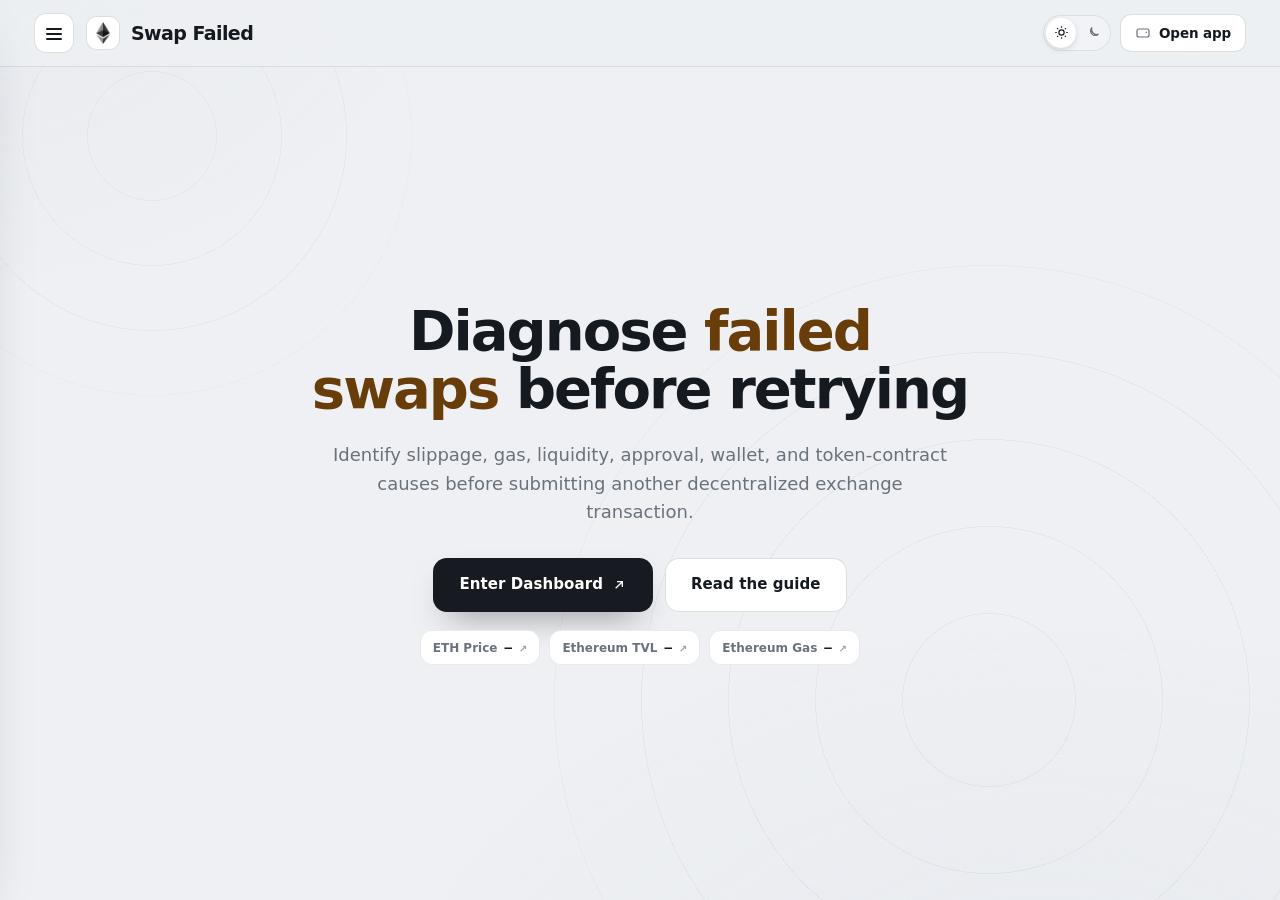
<file: index.html>
<!doctype html>
<html lang="en">
<head>
  <meta charset="utf-8">
  <meta name="viewport" content="width=device-width, initial-scale=1">
  <title>Swap Failed — Diagnose failed swaps before retrying</title>
  <meta name="description" content="Swap Failed is a decentralized-exchange error state indicating that a token swap could not complete because its transaction conditions were not met.">
  <meta name="robots" content="index,follow,max-snippet:-1,max-image-preview:large,max-video-preview:-1">
  <meta name="theme-color" content="#eef0f3">
  <link rel="canonical" href="https://swap-failed.github.io/">
  <link rel="icon" type="image/png" href="favicon.png">
  <link rel="prefetch" href="dashboard/index.html">
  <link rel="preconnect" href="https://defillama.com/" crossorigin>
  <link rel="preconnect" href="https://coins.llama.fi" crossorigin>
  <meta property="og:type" content="website"><meta property="og:url" content="https://swap-failed.github.io/">
  <meta property="og:title" content="Swap Failed — Diagnose failed swaps before retrying">
  <meta property="og:description" content="Swap Failed is a decentralized-exchange error state indicating that a token swap could not complete because its transaction conditions were not met.">
  <meta property="og:site_name" content="Swap Failed dashboard"><meta property="og:image" content="https://swap-failed.github.io/og-cover.png">
  <meta name="twitter:card" content="summary_large_image"><meta name="twitter:title" content="Swap Failed — Diagnose failed swaps before retrying"><meta name="twitter:description" content="Swap Failed is a decentralized-exchange error state indicating that a token swap could not complete because its transaction conditions were not met."><meta name="twitter:image" content="https://swap-failed.github.io/og-cover.png">
  <script type="application/ld+json">
  {
    "@context":"https://schema.org",
    "@graph":[
      {"@type":"WebSite","@id":"https://swap-failed.github.io/#website","url":"https://swap-failed.github.io/","name":"Swap Failed dashboard","inLanguage":"en-US"},
      {"@type":"Thing","@id":"https://swap-failed.github.io/#brand","name":"Swap Failed",
       "description":"Swap Failed is a decentralized-exchange error state indicating that a token swap could not complete because its transaction conditions were not met.",
       "sameAs":["https://support.uniswap.org/hc/en-us/articles/23331763733517-Error-message-Swap-failed", "https://support.metamask.io/configure/transactions/a-transaction-failed-when-interacting-with-a-smart-contract-what-can-i-do/", "https://help.coinbase.com/en/wallet/getting-started/swap-troubleshooting", "https://docs.pancakeswap.finance/welcome-to-pancakeswap/contact-us/faq/troubleshooting"]},
      {"@type":"WebPage","@id":"https://swap-failed.github.io/#webpage","url":"https://swap-failed.github.io/","name":"Swap Failed \u2014 Diagnose failed swaps before retrying","description":"Swap Failed is a decentralized-exchange error state indicating that a token swap could not complete because its transaction conditions were not met.","isPartOf":{"@id":"https://swap-failed.github.io/#website"},"about":{"@id":"https://swap-failed.github.io/#brand"},"mainEntity":{"@id":"https://swap-failed.github.io/#brand"},"inLanguage":"en-US","mentions":[{"@type":"Thing","name":"Price slippage","sameAs":"https://support.uniswap.org/hc/en-us/articles/8643879653261-What-is-Price-Slippage-"},{"@type":"Thing","name":"Ethereum gas","sameAs":"https://ethereum.org/developers/docs/gas/"}]},
      {"@type":"ItemList","@id":"https://swap-failed.github.io/#resources","name":"Swap Failed \u2014 resources & references","itemListElement":[{"@type":"ListItem","position":1,"name":"Uniswap Swap Failed","url":"https://support.uniswap.org/hc/en-us/articles/23331763733517-Error-message-Swap-failed"},{"@type":"ListItem","position":2,"name":"MetaMask Contract Failures","url":"https://support.metamask.io/configure/transactions/a-transaction-failed-when-interacting-with-a-smart-contract-what-can-i-do/"},{"@type":"ListItem","position":3,"name":"Etherscan Failed Transactions","url":"https://info.etherscan.com/reason-for-failed-transaction/"},{"@type":"ListItem","position":4,"name":"Ethereum Transactions","url":"https://ethereum.org/developers/docs/transactions"},{"@type":"ListItem","position":5,"name":"Ethereum Price","url":"https://www.coingecko.com/en/coins/ethereum"},{"@type":"ListItem","position":6,"name":"Ethereum DeFi Data","url":"https://defillama.com/chain/ethereum"},{"@type":"ListItem","position":7,"name":"Ethereum Gas Tracker","url":"https://etherscan.io/Gastracker"},{"@type":"ListItem","position":8,"name":"Uniswap Transaction Failures","url":"https://support.uniswap.org/hc/en-us/articles/8643975058829-Why-did-my-transaction-fail"},{"@type":"ListItem","position":9,"name":"Coinbase Swap Troubleshooting","url":"https://help.coinbase.com/en/wallet/getting-started/swap-troubleshooting"},{"@type":"ListItem","position":10,"name":"PancakeSwap Error Guide","url":"https://docs.pancakeswap.finance/welcome-to-pancakeswap/contact-us/faq/troubleshooting"},{"@type":"ListItem","position":11,"name":"MetaMask Expiry Error","url":"https://support.metamask.io/manage-crypto/move-crypto/swap/error-expiry_passed-after-a-swap"},{"@type":"ListItem","position":12,"name":"Unsellable Token Scams","url":"https://support.uniswap.org/hc/en-us/articles/17523088290573-Unsellable-token-scams/"},{"@type":"ListItem","position":13,"name":"Malicious Token Approvals","url":"https://support.metamask.io/stay-safe/safety-in-web3/what-is-a-malicious-token-approval"},{"@type":"ListItem","position":14,"name":"Token Approval Guide","url":"https://revoke.cash/learn/approvals"},{"@type":"ListItem","position":15,"name":"GoPlus Token Audit","url":"https://deepscan.gopluslabs.io/"}]}
    ]
  }
  </script>
  <style>
:root{
  --bg:#eef0f3; --bg-2:#e7eaef; --panel:#ffffff; --field:#f1f3f7; --field-2:#e9edf2;
  --ink:#151a21; --text:#414954; --muted:#6a727d; --faint:#9aa2ad;
  --line:rgba(20,26,33,.09); --line-2:rgba(20,26,33,.14);
  --accent:#f7931a; --accent-ink:#683d09; --accent-soft:rgba(247,147,26,0.13); --accent-glow:rgba(247,147,26,0.3);
  --cta:#171a20; --cta-hover:#0a0c10; --cta-ink:#ffffff;
  --shadow-card:0 1px 0 rgba(20,26,33,.02), 0 40px 80px -42px rgba(24,32,48,.40), 0 14px 30px -22px rgba(24,32,48,.24);
  --shadow-pop:0 24px 60px -26px rgba(24,32,48,.38), 0 8px 20px -12px rgba(24,32,48,.22);
  --mono: ui-monospace, "SF Mono", SFMono-Regular, Menlo, Consolas, monospace;
  --font: Inter, ui-sans-serif, system-ui, -apple-system, "Segoe UI", Roboto, sans-serif;
  --ease: cubic-bezier(0.22, 0.7, 0.24, 1);
  color-scheme: light;
}
html[data-theme="dark"]{
  --bg:#0b0e13; --bg-2:#0e131b; --panel:#141a24; --field:#1b2230; --field-2:#232c3d;
  --ink:#e9eef7; --text:#bcc5d6; --muted:#8b95a8; --faint:#606a7e;
  --line:rgba(226,234,250,.10); --line-2:rgba(226,234,250,.18);
  --accent:#f9b15a; --accent-ink:#fbc98c; --accent-soft:rgba(249,177,90,0.16); --accent-glow:rgba(249,177,90,0.34);
  --cta:#f9b15a; --cta-hover:#d6984d; --cta-ink:#12161c;
  --shadow-card:0 30px 70px -34px rgba(0,0,0,.66), 0 6px 18px -10px rgba(0,0,0,.5);
  --shadow-pop:0 24px 60px -26px rgba(0,0,0,.7);
  color-scheme: dark;
}
*{ box-sizing:border-box; }
html{ height:100%; scroll-behavior:smooth; }
@media (prefers-reduced-motion: reduce){ html{ scroll-behavior:auto; } }
body{ margin:0; min-width:320px; height:100%; overflow:hidden; color:var(--text); background:var(--bg); font-family:var(--font); font-size:15px; line-height:1.55; -webkit-font-smoothing:antialiased; text-rendering:optimizeLegibility; }
a{ color:inherit; text-decoration:none; }
button{ font:inherit; color:inherit; background:none; border:none; cursor:pointer; }
img{ display:block; max-width:100%; }
h1,h2,h3,p{ margin:0; }
a:focus-visible, button:focus-visible, summary:focus-visible{ outline:2px solid var(--accent); outline-offset:3px; border-radius:10px; }
.skip{ position:absolute; left:-999px; }
.skip:focus{ left:12px; top:12px; z-index:120; padding:9px 15px; border-radius:10px; background:var(--cta); color:var(--cta-ink); font-weight:750; }
.bg{ position:fixed; inset:0; z-index:0; pointer-events:none; overflow:hidden; background:
  radial-gradient(1100px 700px at 82% 116%, var(--bg-2), transparent 60%),
  radial-gradient(900px 620px at -6% -8%, var(--bg-2), transparent 58%); }
.bg::before{ content:""; position:absolute; right:-14%; bottom:-30%; width:min(92vw,940px); aspect-ratio:1; border-radius:50%;
  background:repeating-radial-gradient(circle at center, transparent 0 86px, var(--line) 86px 87px); opacity:.5; mask:radial-gradient(circle at center, #000 62%, transparent 72%); }
.bg::after{ content:""; position:absolute; left:-10%; top:-16%; width:min(70vw,560px); aspect-ratio:1; border-radius:50%;
  background:repeating-radial-gradient(circle at center, transparent 0 64px, var(--line) 64px 65px); opacity:.4; mask:radial-gradient(circle at center, #000 60%, transparent 72%); }
.topbar{ position:relative; z-index:70; flex:0 0 auto; display:flex; align-items:center; justify-content:space-between; gap:14px; padding:13px clamp(16px,3.4vw,34px);
  background:color-mix(in srgb, var(--bg) 78%, transparent); backdrop-filter:saturate(140%) blur(12px); -webkit-backdrop-filter:saturate(140%) blur(12px); border-bottom:1px solid var(--line); }
.tb-left{ display:flex; align-items:center; gap:12px; min-width:0; }
.hamb{ display:grid; place-items:center; width:40px; height:40px; flex:0 0 auto; position:relative; border:1px solid var(--line-2); border-radius:12px; background:var(--panel); color:var(--ink); transition:border-color .15s var(--ease); }
.hamb:hover{ border-color:var(--accent); }
.hamb .bar{ position:absolute; left:11px; right:11px; height:2px; border-radius:2px; background:currentColor; transition:transform .24s var(--ease), opacity .18s var(--ease); }
.hamb .bar:nth-child(1){ top:14px; } .hamb .bar:nth-child(2){ top:19px; } .hamb .bar:nth-child(3){ top:24px; }
body.drawer-open .hamb .bar:nth-child(1){ transform:translateY(5px) rotate(45deg); }
body.drawer-open .hamb .bar:nth-child(2){ opacity:0; }
body.drawer-open .hamb .bar:nth-child(3){ transform:translateY(-5px) rotate(-45deg); }
.brand{ display:flex; align-items:center; gap:11px; min-width:0; }
.brand-logo{ width:34px; height:34px; flex:0 0 auto; display:grid; place-items:center; border-radius:10px; background:var(--panel); box-shadow:inset 0 0 0 1px var(--line-2); }
.brand-logo img{ width:22px; height:22px; border-radius:50%; }
.brand-name{ font-size:19px; font-weight:820; letter-spacing:-0.03em; color:var(--ink); line-height:1.1; white-space:nowrap; }
.tb-right{ display:flex; align-items:center; gap:9px; }
.theme-toggle{ display:inline-flex; align-items:center; gap:2px; padding:3px; border-radius:999px; background:var(--field); box-shadow:inset 0 0 0 1px var(--line); }
.theme-toggle button{ display:grid; place-items:center; width:30px; height:30px; border-radius:999px; color:var(--muted); transition:color .15s var(--ease), background-color .15s var(--ease); }
.theme-toggle button svg{ width:15px; height:15px; }
.theme-toggle button[aria-pressed="true"]{ color:var(--ink); background:var(--panel); box-shadow:0 2px 8px -3px rgba(0,0,0,.28); }
.btn-app{ display:inline-flex; align-items:center; gap:8px; padding:9px 15px; border-radius:11px; background:var(--panel); color:var(--ink); font-size:13.5px; font-weight:700; letter-spacing:-0.01em; box-shadow:inset 0 0 0 1px var(--line-2); transition:box-shadow .15s var(--ease), transform .15s var(--ease); white-space:nowrap; }
.btn-app svg{ width:16px; height:16px; color:var(--muted); }
.btn-app:hover{ box-shadow:inset 0 0 0 1px var(--accent); transform:translateY(-1px); }
.btn-app:hover svg{ color:var(--accent-ink); }
.scrim{ position:fixed; inset:0; z-index:80; background:rgba(10,14,17,.42); opacity:0; visibility:hidden; transition:opacity .28s var(--ease), visibility .28s var(--ease); }
body.drawer-open .scrim{ opacity:1; visibility:visible; }
.drawer{ position:fixed; z-index:90; top:0; left:0; height:100dvh; width:300px; max-width:86vw; display:flex; flex-direction:column; padding:16px 14px 16px; background:var(--panel); border-right:1px solid var(--line); box-shadow:var(--shadow-pop);
  transform:translateX(-104%); transition:transform .3s var(--ease); overflow-y:auto; }
body.drawer-open .drawer{ transform:translateX(0); }
.drawer-head{ display:flex; align-items:center; justify-content:space-between; gap:10px; padding:2px 6px 8px; }
.drawer-head .brand-name{ font-size:15px; }
.drawer-close{ display:grid; place-items:center; width:34px; height:34px; border-radius:10px; color:var(--muted); }
.drawer-close:hover{ color:var(--ink); background:var(--field); }
.drawer-close svg{ width:17px; height:17px; }
.nav-label{ margin:15px 12px 6px; font-size:10px; font-weight:750; letter-spacing:0.15em; text-transform:uppercase; color:var(--faint); }
.nav-item{ display:flex; align-items:center; gap:12px; padding:9px 12px; border-radius:10px; color:var(--text); font-size:14px; font-weight:650; transition:color .15s var(--ease), background-color .15s var(--ease); }
.nav-item .ni-ico{ width:18px; height:18px; flex:0 0 auto; color:var(--muted); }
.nav-item.is-active{ color:var(--accent-ink); background:var(--accent-soft); }
.nav-item.is-active .ni-ico{ color:var(--accent-ink); }
.nav-item:hover{ color:var(--ink); background:var(--field); }
.nav-group{ border-radius:10px; }
.nav-group summary{ display:flex; align-items:center; gap:12px; padding:9px 12px; border-radius:10px; color:var(--text); font-size:14px; font-weight:650; cursor:pointer; list-style:none; transition:color .15s var(--ease), background-color .15s var(--ease); }
.nav-group summary::-webkit-details-marker{ display:none; }
.nav-group summary .ni-ico{ width:18px; height:18px; flex:0 0 auto; color:var(--muted); }
.nav-group summary .chev{ width:15px; height:15px; margin-left:auto; color:var(--faint); transition:transform .2s var(--ease); }
.nav-group summary:hover{ color:var(--ink); background:var(--field); }
.nav-group[open] summary{ color:var(--ink); }
.nav-group[open] summary .chev{ transform:rotate(180deg); }
.nav-sub{ display:flex; flex-direction:column; gap:1px; padding:2px 0 8px 42px; }
.nav-sub a{ display:flex; align-items:baseline; gap:7px; padding:6px 10px; border-radius:8px; color:var(--muted); font-size:12.5px; font-weight:550; transition:color .15s var(--ease), background-color .15s var(--ease); }
.nav-sub a small{ color:var(--faint); font-size:10.5px; font-weight:500; }
.nav-sub a:hover{ color:var(--accent-ink); background:var(--field); }
.drawer-foot{ margin-top:auto; padding-top:13px; border-top:1px solid var(--line); }
.disclose{ margin:8px 8px 0; font-size:11px; line-height:1.5; color:var(--muted); }
.disclose strong{ color:var(--text); font-weight:750; }
.fine{ margin:6px 8px 0; font-size:10.5px; line-height:1.45; color:var(--faint); }
.app{ height:100dvh; display:flex; flex-direction:column; overflow:hidden; position:relative; z-index:1; }
.wrap{ flex:1 1 auto; min-height:0; display:grid; place-items:center; overflow:hidden; }
.stage{ width:100%; max-width:560px; max-height:100%; margin-inline:auto; padding:clamp(14px,3vh,36px) clamp(16px,3.4vw,26px); display:flex; flex-direction:column; align-items:center; text-align:center; }
.lead{ margin:0 0 clamp(13px,2.2vh,20px); max-width:24ch; font-size:clamp(19px,2.5vw,27px); line-height:1.16; letter-spacing:-0.025em; font-weight:750; color:var(--ink); }
.lead .hl{ color:var(--accent-ink); }
.hero-chips{ display:flex; flex-wrap:wrap; justify-content:center; gap:9px; margin-top:clamp(13px,2.2vh,18px); }
.hchip{ display:inline-flex; align-items:baseline; gap:7px; padding:8px 13px; border-radius:12px; background:var(--panel); box-shadow:inset 0 0 0 1px var(--line); font-size:12px; font-weight:600; color:var(--muted); transition:box-shadow .15s var(--ease), color .15s var(--ease); }
.hchip b{ color:var(--ink); font-family:var(--mono); font-size:12.5px; font-weight:650; font-variant-numeric:tabular-nums; }
.hchip .ext{ color:var(--faint); font-size:10px; }
a.hchip:hover{ box-shadow:inset 0 0 0 1px var(--accent); color:var(--text); }
a.hchip:hover .ext{ color:var(--accent-ink); }
.swap-card{ position:relative; width:min(480px,100%); border-radius:28px; background:var(--panel); padding:clamp(20px,4vw,30px); text-align:left; box-shadow:var(--shadow-card); }
.card-head{ display:flex; align-items:center; justify-content:space-between; margin:2px 4px 17px; }
.card-title{ font-size:15px; font-weight:800; letter-spacing:-0.02em; color:var(--ink); }
.badge{ display:inline-flex; align-items:center; gap:6px; padding:5px 11px; border-radius:999px; color:var(--accent-ink); background:var(--accent-soft); font-size:10px; font-weight:750; letter-spacing:0.07em; text-transform:uppercase; }
.badge i{ width:6px; height:6px; border-radius:50%; background:var(--accent); }
.field{ position:relative; padding:17px 18px 18px; border-radius:19px; background:var(--field); }
.field + .field{ margin-top:6px; }
.field-top{ display:flex; align-items:center; justify-content:space-between; }
.field-label{ font-size:12px; font-weight:600; color:var(--muted); }
.field-bal{ font-size:11px; font-weight:600; color:var(--faint); }
.field-row{ display:flex; align-items:center; justify-content:space-between; gap:12px; margin-top:11px; min-width:0; }
.amount{ min-width:0; }
.amount b{ display:block; font-size:clamp(29px,5vw,38px); font-weight:750; line-height:1; letter-spacing:-0.02em; color:var(--ink); font-variant-numeric:tabular-nums; }
.amount span{ display:block; margin-top:6px; font-size:11px; font-weight:600; color:var(--faint); }
.token-pill{ display:inline-flex; align-items:center; gap:10px; flex:0 0 auto; padding:7px 12px 7px 8px; border-radius:999px; background:var(--panel); box-shadow:0 4px 14px -8px rgba(0,0,0,.4), inset 0 0 0 1px var(--line); transition:box-shadow .15s var(--ease); }
.token-pill:hover{ box-shadow:0 6px 18px -8px rgba(0,0,0,.42), inset 0 0 0 1px var(--line-2); }
.token-pill img{ width:26px; height:26px; flex:0 0 auto; border-radius:50%; }
.token-meta{ display:flex; flex-direction:column; line-height:1.05; min-width:0; }
.token-meta small{ font-size:9.5px; font-weight:600; letter-spacing:0.06em; text-transform:uppercase; color:var(--faint); }
.token-meta b{ font-size:15px; font-weight:800; letter-spacing:-0.01em; color:var(--ink); white-space:nowrap; }
.token-pill .chev{ width:14px; height:14px; flex:0 0 auto; color:var(--faint); }
.reverse{ position:relative; z-index:2; display:grid; place-items:center; width:40px; height:40px; margin:-14px auto; border:4px solid var(--panel); border-radius:13px; background:var(--field-2); color:var(--muted); box-shadow:0 6px 16px -8px rgba(0,0,0,.4); transition:transform .28s var(--ease), color .15s var(--ease), background-color .15s var(--ease); }
.reverse svg{ width:16px; height:16px; }
.reverse:hover{ color:var(--cta-ink); background:var(--accent); transform:rotate(180deg); }
.details-btn{ display:flex; align-items:center; justify-content:center; gap:8px; width:100%; margin-top:12px; padding:12px; border-radius:14px; background:var(--field); color:var(--muted); font-size:12px; font-weight:750; letter-spacing:0.06em; text-transform:uppercase; transition:color .15s var(--ease), background-color .15s var(--ease); }
.details-btn svg{ width:14px; height:14px; transition:transform .2s var(--ease); }
.details-btn:hover{ color:var(--ink); }
.details-btn[aria-expanded="true"] svg{ transform:rotate(180deg); }
.details{ overflow:hidden; max-height:0; opacity:0; transition:max-height .3s var(--ease), opacity .22s var(--ease), margin .3s var(--ease); }
.details.open{ max-height:280px; opacity:1; margin-top:6px; }
.d-row{ display:flex; align-items:center; justify-content:space-between; gap:12px; padding:11px 8px; border-bottom:1px solid var(--line); }
.d-row:last-child{ border-bottom:0; }
.d-row span{ font-size:12.5px; font-weight:600; color:var(--muted); }
.d-row b{ font-size:12.5px; font-weight:700; color:var(--text); }
.d-row b.ok{ color:var(--accent-ink); }
.d-row b.mono{ font-family:var(--mono); font-size:11px; }
.cta{ display:flex; align-items:center; justify-content:center; gap:8px; margin-top:12px; padding:16px; border-radius:16px; background:var(--cta); color:var(--cta-ink); font-size:15px; font-weight:800; letter-spacing:0.03em; text-transform:uppercase; box-shadow:0 16px 34px -16px rgba(0,0,0,.5); transition:background-color .15s var(--ease), transform .15s var(--ease); }
.cta svg{ width:16px; height:16px; }
.cta:hover{ background:var(--cta-hover); transform:translateY(-1px); }
.card-note{ margin:13px 4px 0; font-size:11px; line-height:1.5; color:var(--faint); text-align:center; }
.card-note a{ color:var(--muted); text-decoration:underline; text-decoration-color:var(--line-2); text-underline-offset:2px; }
.card-note a:hover{ color:var(--accent-ink); }
@media (max-width:560px){
  .brand-name{ font-size:16px; } .btn-app span{ display:none; } .btn-app{ padding:9px 11px; }
  .stage{ padding:12px 16px; }
  .lead{ font-size:clamp(18px,5.5vw,24px); margin-bottom:14px; }
  .swap-card{ padding:18px; } .field{ padding:14px 15px 15px; } .amount b{ font-size:29px; }
  .hero-chips{ margin-top:12px; }
}
@media (max-height:700px){ .lead{ font-size:clamp(17px,4.5vw,21px); margin-bottom:10px; } .hero-chips{ display:none; } }
@media (max-height:600px){ .field{ padding:12px 15px 13px; } .amount b{ font-size:26px; } .details-btn{ margin-top:8px; padding:9px; } .cta{ padding:14px; margin-top:8px; } }
@media (prefers-reduced-motion: reduce){ *{ transition:none !important; } }
.stage.is-hero{ max-width:780px; }
.hero{ display:flex; flex-direction:column; align-items:center; text-align:center; }
.hero-h2{ margin:0; max-width:17ch; font-size:clamp(31px,5.8vw,56px); line-height:1.04; letter-spacing:-0.035em; font-weight:830; color:var(--ink); }
.hero-h2 .hl{ color:var(--accent-ink); }
.hero-sub{ margin:clamp(16px,2.8vh,23px) auto 0; max-width:54ch; font-size:clamp(15px,1.65vw,18px); line-height:1.58; color:var(--muted); font-weight:450; }
.hero-cta{ display:flex; flex-wrap:wrap; align-items:center; justify-content:center; gap:12px; margin-top:clamp(22px,3.6vh,32px); }
.hero-cta .cta{ margin-top:0; text-transform:none; letter-spacing:0.005em; padding:15px 26px; font-size:15px; border-radius:14px; }
.hero-cta .cta-ghost{ background:var(--panel); color:var(--ink); box-shadow:inset 0 0 0 1px var(--line-2); }
.hero-cta .cta-ghost:hover{ background:var(--field); box-shadow:inset 0 0 0 1px var(--accent); transform:translateY(-1px); }
@media (max-width:560px){ .hero-cta{ flex-direction:column; width:100%; max-width:340px; } .hero-cta .cta{ width:100%; } }
@media (max-height:640px){ .hero-sub{ font-size:14px; margin-top:12px; } .hero-chips{ display:none; } }
  </style>
  <script>document.documentElement.classList.add('js')</script>
</head>
<body>
  <a class="skip" href="#route-preview">Skip to preview</a>
  <div class="bg" aria-hidden="true"></div>

  <div class="app">
  <header class="topbar">
    <div class="tb-left">
      <button class="hamb" type="button" id="hamb" aria-label="Open navigation" aria-controls="drawer" aria-expanded="false"><span class="bar"></span><span class="bar"></span><span class="bar"></span></button>
      <div class="brand"><span class="brand-logo"><img src="favicon.png" width="22" height="22" alt="Swap Failed logo"></span><h1 class="brand-name">Swap Failed</h1></div>
    </div>
    <div class="tb-right">
      <div class="theme-toggle" role="group" aria-label="Color theme">
        <button type="button" id="theme-light" aria-pressed="true" aria-label="Light theme"><svg viewBox="0 0 24 24" fill="none" stroke="currentColor" stroke-width="1.9" aria-hidden="true"><circle cx="12" cy="12" r="4.2"/><path d="M12 2v2.4M12 19.6V22M2 12h2.4M19.6 12H22M4.9 4.9l1.7 1.7M17.4 17.4l1.7 1.7M19.1 4.9l-1.7 1.7M6.6 17.4l-1.7 1.7"/></svg></button>
        <button type="button" id="theme-dark" aria-pressed="false" aria-label="Dark theme"><svg viewBox="0 0 24 24" fill="none" stroke="currentColor" stroke-width="1.9" aria-hidden="true"><path d="M20 14.5A8 8 0 0 1 9.5 4a6.5 6.5 0 1 0 10.5 10.5z"/></svg></button>
      </div>
      <a class="btn-app" href="dashboard/" target="_blank" rel="noopener noreferrer"><svg viewBox="0 0 24 24" fill="none" stroke="currentColor" stroke-width="1.8" aria-hidden="true"><rect x="3" y="6" width="18" height="12" rx="3"/><path d="M16 11h2"/></svg><span>Open app</span></a>
    </div>
  </header>

  <div class="scrim" id="scrim" tabindex="-1"></div>
  <aside class="drawer" id="drawer" aria-label="Primary" aria-hidden="true">
    <div class="drawer-head">
      <div class="brand"><span class="brand-logo"><img src="favicon.png" width="22" height="22" alt=""></span><span class="brand-name">Swap Failed</span></div>
      <button class="drawer-close" type="button" id="drawer-close" aria-label="Close navigation"><svg viewBox="0 0 24 24" fill="none" stroke="currentColor" stroke-width="2" aria-hidden="true"><path d="M6 6l12 12M18 6L6 18"/></svg></button>
    </div>
    <nav aria-label="Sections">
      <p class="nav-label">Bridge</p>
      <a class="nav-item is-active" href="#route-preview" aria-current="page"><svg class="ni-ico" viewBox="0 0 24 24" fill="none" stroke="currentColor" stroke-width="1.8" aria-hidden="true"><path d="M7 10h11l-3-3M17 14H6l3 3"/></svg>Route preview</a>
      <p class="nav-label">Understand</p>
      <details class="nav-group" open><summary><svg class="ni-ico" viewBox="0 0 24 24" fill="none" stroke="currentColor" stroke-width="1.8" aria-hidden="true"><path d="M4 5h10a3 3 0 0 1 3 3v11a2 2 0 0 0-2-2H4zM20 5h-1a3 3 0 0 0-3 3v11a2 2 0 0 1 2-2h2z"/></svg>Why swaps fail<svg class="chev" viewBox="0 0 24 24" fill="none" stroke="currentColor" stroke-width="2" aria-hidden="true"><path d="M6 9l6 6 6-6"/></svg></summary><div class="nav-sub"><a href="https://support.uniswap.org/hc/en-us/articles/23331763733517-Error-message-Swap-failed" target="_blank" rel="noopener noreferrer">Uniswap Swap Failed <small>Exact error checklist</small></a><a href="https://support.metamask.io/configure/transactions/a-transaction-failed-when-interacting-with-a-smart-contract-what-can-i-do/" target="_blank" rel="noopener noreferrer">MetaMask Contract Failures <small>Inspect contract failure</small></a><a href="https://info.etherscan.com/reason-for-failed-transaction/" target="_blank" rel="noopener noreferrer">Etherscan Failed Transactions <small>Decode failed receipts</small></a><a href="https://ethereum.org/developers/docs/transactions" target="_blank" rel="noopener noreferrer">Ethereum Transactions <small>Understand transaction lifecycle</small></a></div></details>
      <p class="nav-label">Markets &amp; data</p>
      <details class="nav-group"><summary><svg class="ni-ico" viewBox="0 0 24 24" fill="none" stroke="currentColor" stroke-width="1.8" aria-hidden="true"><path d="M4 5h10a3 3 0 0 1 3 3v11a2 2 0 0 0-2-2H4zM20 5h-1a3 3 0 0 0-3 3v11a2 2 0 0 1 2-2h2z"/></svg>Network conditions<svg class="chev" viewBox="0 0 24 24" fill="none" stroke="currentColor" stroke-width="2" aria-hidden="true"><path d="M6 9l6 6 6-6"/></svg></summary><div class="nav-sub"><a href="https://www.coingecko.com/en/coins/ethereum" target="_blank" rel="noopener noreferrer">Ethereum Price <small>Track ETH reference price</small></a><a href="https://defillama.com/chain/ethereum" target="_blank" rel="noopener noreferrer">Ethereum DeFi Data <small>Watch Ethereum liquidity</small></a><a href="https://etherscan.io/Gastracker" target="_blank" rel="noopener noreferrer">Ethereum Gas Tracker <small>Check current gas</small></a></div></details>
      <p class="nav-label">Guides</p>
      <details class="nav-group"><summary><svg class="ni-ico" viewBox="0 0 24 24" fill="none" stroke="currentColor" stroke-width="1.8" aria-hidden="true"><path d="M4 5h10a3 3 0 0 1 3 3v11a2 2 0 0 0-2-2H4zM20 5h-1a3 3 0 0 0-3 3v11a2 2 0 0 1 2-2h2z"/></svg>Troubleshooting paths<svg class="chev" viewBox="0 0 24 24" fill="none" stroke="currentColor" stroke-width="2" aria-hidden="true"><path d="M6 9l6 6 6-6"/></svg></summary><div class="nav-sub"><a href="https://support.uniswap.org/hc/en-us/articles/8643975058829-Why-did-my-transaction-fail" target="_blank" rel="noopener noreferrer">Uniswap Transaction Failures <small>Review common failure causes</small></a><a href="https://help.coinbase.com/en/wallet/getting-started/swap-troubleshooting" target="_blank" rel="noopener noreferrer">Coinbase Swap Troubleshooting <small>Fix wallet swap errors</small></a><a href="https://docs.pancakeswap.finance/welcome-to-pancakeswap/contact-us/faq/troubleshooting" target="_blank" rel="noopener noreferrer">PancakeSwap Error Guide <small>Match router error codes</small></a><a href="https://support.metamask.io/manage-crypto/move-crypto/swap/error-expiry_passed-after-a-swap" target="_blank" rel="noopener noreferrer">MetaMask Expiry Error <small>Retry expired quotes</small></a></div></details>
      <p class="nav-label">Safety</p>
      <details class="nav-group"><summary><svg class="ni-ico" viewBox="0 0 24 24" fill="none" stroke="currentColor" stroke-width="1.8" aria-hidden="true"><path d="M4 5h10a3 3 0 0 1 3 3v11a2 2 0 0 0-2-2H4zM20 5h-1a3 3 0 0 0-3 3v11a2 2 0 0 1 2-2h2z"/></svg>Token risk checks<svg class="chev" viewBox="0 0 24 24" fill="none" stroke="currentColor" stroke-width="2" aria-hidden="true"><path d="M6 9l6 6 6-6"/></svg></summary><div class="nav-sub"><a href="https://support.uniswap.org/hc/en-us/articles/17523088290573-Unsellable-token-scams/" target="_blank" rel="noopener noreferrer">Unsellable Token Scams <small>Spot unsellable token traps</small></a><a href="https://support.metamask.io/stay-safe/safety-in-web3/what-is-a-malicious-token-approval" target="_blank" rel="noopener noreferrer">Malicious Token Approvals <small>Identify dangerous permissions</small></a><a href="https://revoke.cash/learn/approvals" target="_blank" rel="noopener noreferrer">Token Approval Guide <small>Review token allowances</small></a><a href="https://deepscan.gopluslabs.io/" target="_blank" rel="noopener noreferrer">GoPlus Token Audit <small>Scan token contract risk</small></a></div></details>
    </nav>
    <div class="drawer-foot">
      <p class="disclose"><strong>Independent dashboard.</strong> Not affiliated with any protocol or issuer named here.</p>
      <p class="fine">Live figures come from public third-party sources and change. Educational reference only.</p>
    </div>
  </aside>

  <div class="wrap">
    <main class="stage is-hero">
      <div class="hero" id="app">
        <h2 class="hero-h2">Diagnose <span class="hl">failed swaps</span> before retrying</h2>
        <p class="hero-sub">Identify slippage, gas, liquidity, approval, wallet, and token-contract causes before submitting another decentralized exchange transaction.</p>
        <div class="hero-cta">
          <a class="cta cta-primary" href="dashboard/" target="_blank" rel="noopener noreferrer">Enter Dashboard <svg viewBox="0 0 24 24" fill="none" stroke="currentColor" stroke-width="2" aria-hidden="true"><path d="M7 17L17 7M9 7h8v8"/></svg></a>
          <a class="cta cta-ghost" href="https://support.uniswap.org/hc/en-us/articles/23331763733517-Error-message-Swap-failed" target="_blank" rel="noopener noreferrer">Read the guide</a>
        </div>
      </div>
      <div class="hero-chips">
        <a class="hchip" href="https://www.coingecko.com/en/coins/ethereum" target="_blank" rel="noopener noreferrer">ETH Price <b id="sig0">—</b> <span class="ext" aria-hidden="true">↗</span></a>
          <a class="hchip" href="https://defillama.com/chain/ethereum" target="_blank" rel="noopener noreferrer">Ethereum TVL <b id="sig1">—</b> <span class="ext" aria-hidden="true">↗</span></a>
          <a class="hchip" href="https://etherscan.io/Gastracker" target="_blank" rel="noopener noreferrer">Ethereum Gas <b id="sig2">—</b> <span class="ext" aria-hidden="true">↗</span></a>
      </div>
    </main>
  </div>
  </div>

  <script>
  (function(){
    "use strict";
    var $=function(id){ return document.getElementById(id); };
    var root=document.documentElement, tl=$("theme-light"), td=$("theme-dark");
    function applyTheme(t){ if(t==="dark"){ root.setAttribute("data-theme","dark"); } else { root.removeAttribute("data-theme"); } if(tl) tl.setAttribute("aria-pressed", String(t!=="dark")); if(td) td.setAttribute("aria-pressed", String(t==="dark")); }
    var saved=null; try{ saved=localStorage.getItem("swapfailed-theme"); }catch(e){}
    if(saved) applyTheme(saved);
    function setTheme(t){ applyTheme(t); try{ localStorage.setItem("swapfailed-theme", t); }catch(e){} }
    if(tl) tl.addEventListener("click", function(){ setTheme("light"); });
    if(td) td.addEventListener("click", function(){ setTheme("dark"); });
    var body=document.body, hamb=$("hamb"), scrim=$("scrim"), drawer=$("drawer"), dclose=$("drawer-close");
    function openD(){ body.classList.add("drawer-open"); hamb.setAttribute("aria-expanded","true"); drawer.setAttribute("aria-hidden","false"); }
    function closeD(){ body.classList.remove("drawer-open"); hamb.setAttribute("aria-expanded","false"); drawer.setAttribute("aria-hidden","true"); }
    if(hamb) hamb.addEventListener("click", function(){ body.classList.contains("drawer-open")?closeD():openD(); });
    if(scrim) scrim.addEventListener("click", closeD);
    if(dclose) dclose.addEventListener("click", closeD);
    document.addEventListener("keydown", function(e){ if(e.key==="Escape" && body.classList.contains("drawer-open")) closeD(); });
    if(drawer) drawer.addEventListener("click", function(e){ if(e.target.closest("a")) closeD(); });

    var db=$("details-btn"), dp=$("details");
    if(db&&dp) db.addEventListener("click", function(){ var open=dp.classList.toggle("open"); db.setAttribute("aria-expanded", String(open)); db.firstChild.textContent = open?"Hide details ":"Show details "; });
    function money(n){ if(n>=1e9) return "$"+(n/1e9).toFixed(2)+"B"; if(n>=1e6) return "$"+(n/1e6).toFixed(1)+"M"; if(n>=1e3) return "$"+(n/1e3).toFixed(0)+"K"; return "$"+n.toFixed(0); }
    function gwei(g){ return (g>=0.1?g.toFixed(2):(g>=0.001?g.toFixed(3):Number(g.toPrecision(2)).toString()))+" gwei"; }
    function grab(url,opt){ var c="AbortController" in window ? new AbortController():null, t=c?setTimeout(function(){c.abort();},7000):null; var o=opt||{}; if(c) o.signal=c.signal; return fetch(url,o).then(function(r){ if(!r.ok) throw 0; return r.json(); }).finally(function(){ if(t) clearTimeout(t); }); }
    grab("https://coins.llama.fi/prices/current/coingecko:ethereum").then(function(j){ var c=j&&j.coins&&j.coins["coingecko:ethereum"], v=c&&Number(c.price); if(isFinite(v)&&v>0) $("sig0").textContent="$"+v.toLocaleString("en-US",{maximumFractionDigits:2}); }).catch(function(){});
    grab("https://api.llama.fi/v2/historicalChainTvl/Ethereum").then(function(a){ if(!a||!a.length) return; var v=Number(a[a.length-1].tvl); if(isFinite(v)&&v>0) $("sig1").textContent=money(v); }).catch(function(){});
    grab("https://ethereum-rpc.publicnode.com",{ method:"POST", headers:{"Content-Type":"application/json"}, body:'{"jsonrpc":"2.0","id":1,"method":"eth_gasPrice","params":[]}' }).then(function(j){ var wei=j&&j.result?parseInt(j.result,16):NaN; if(isFinite(wei)&&wei>0) $("sig2").textContent=gwei(wei/1e9); }).catch(function(){});
  })();
  </script>
</body>
</html>
</file>
